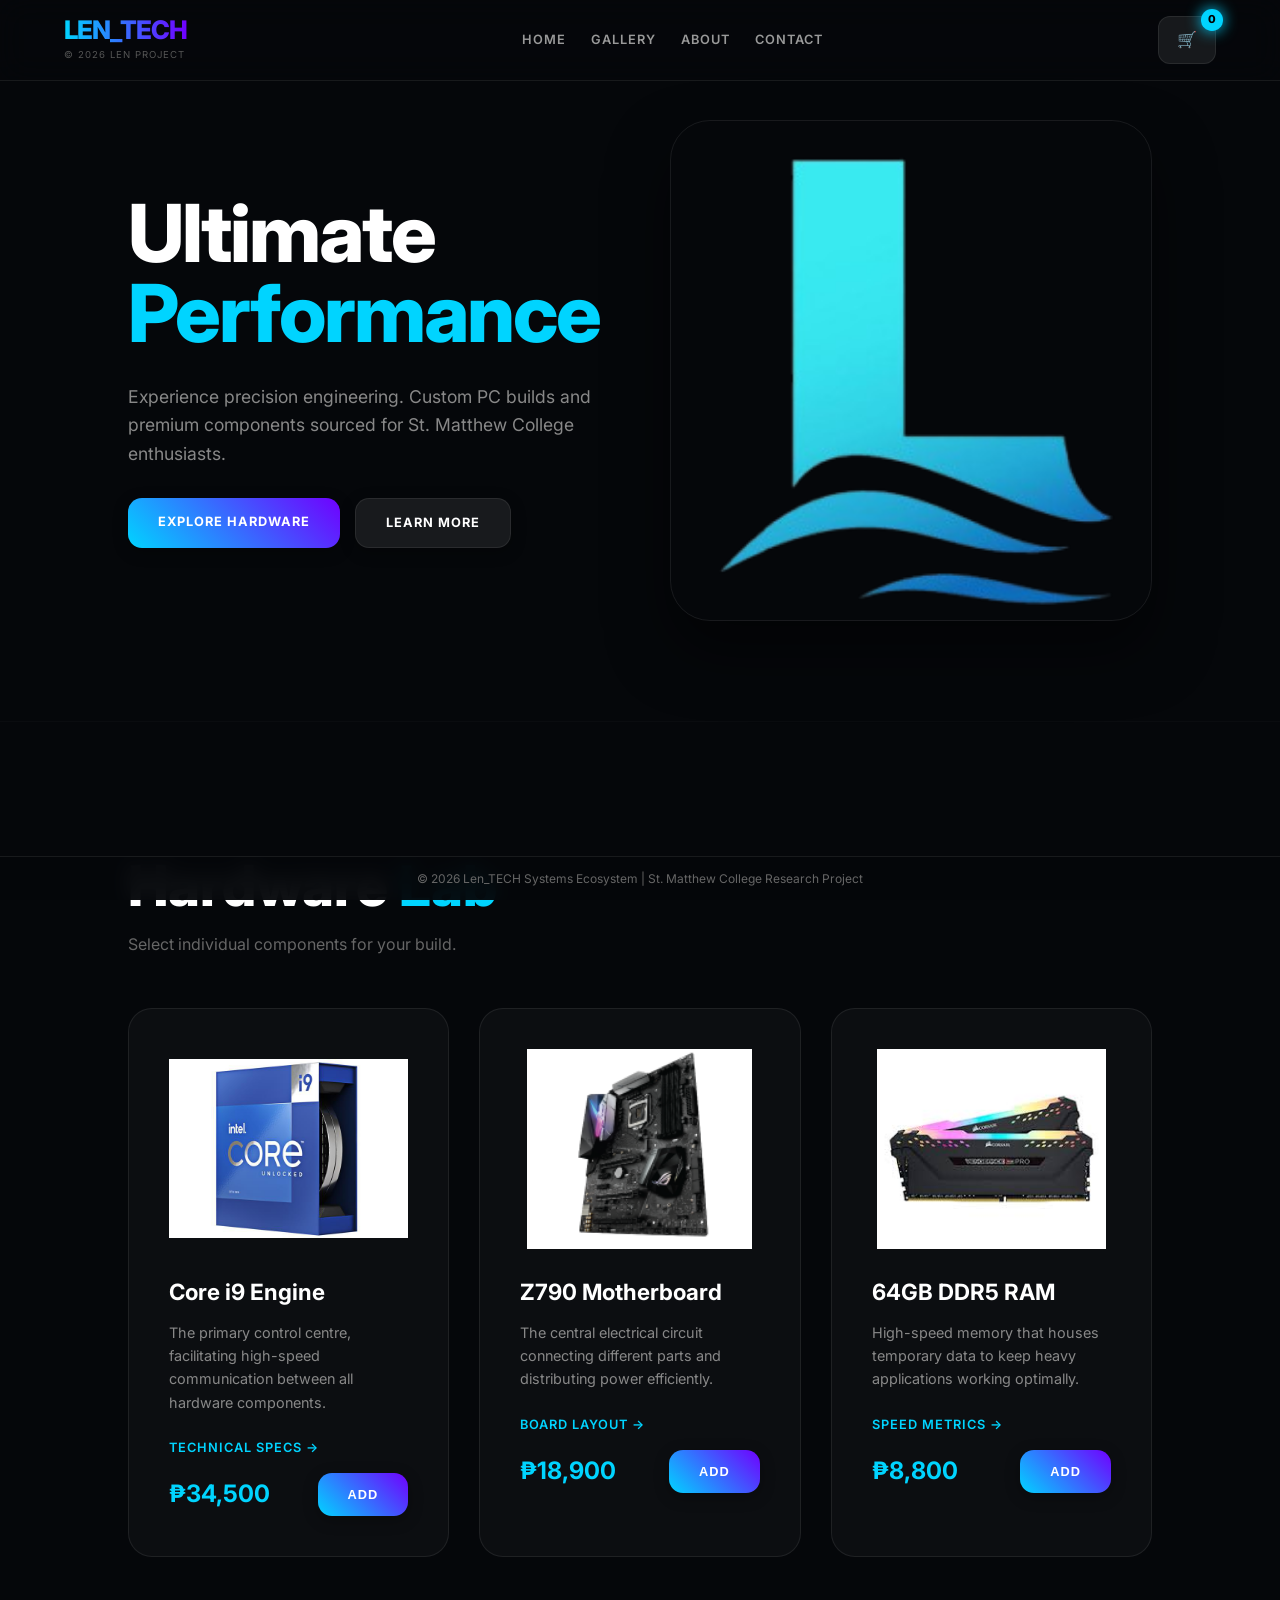
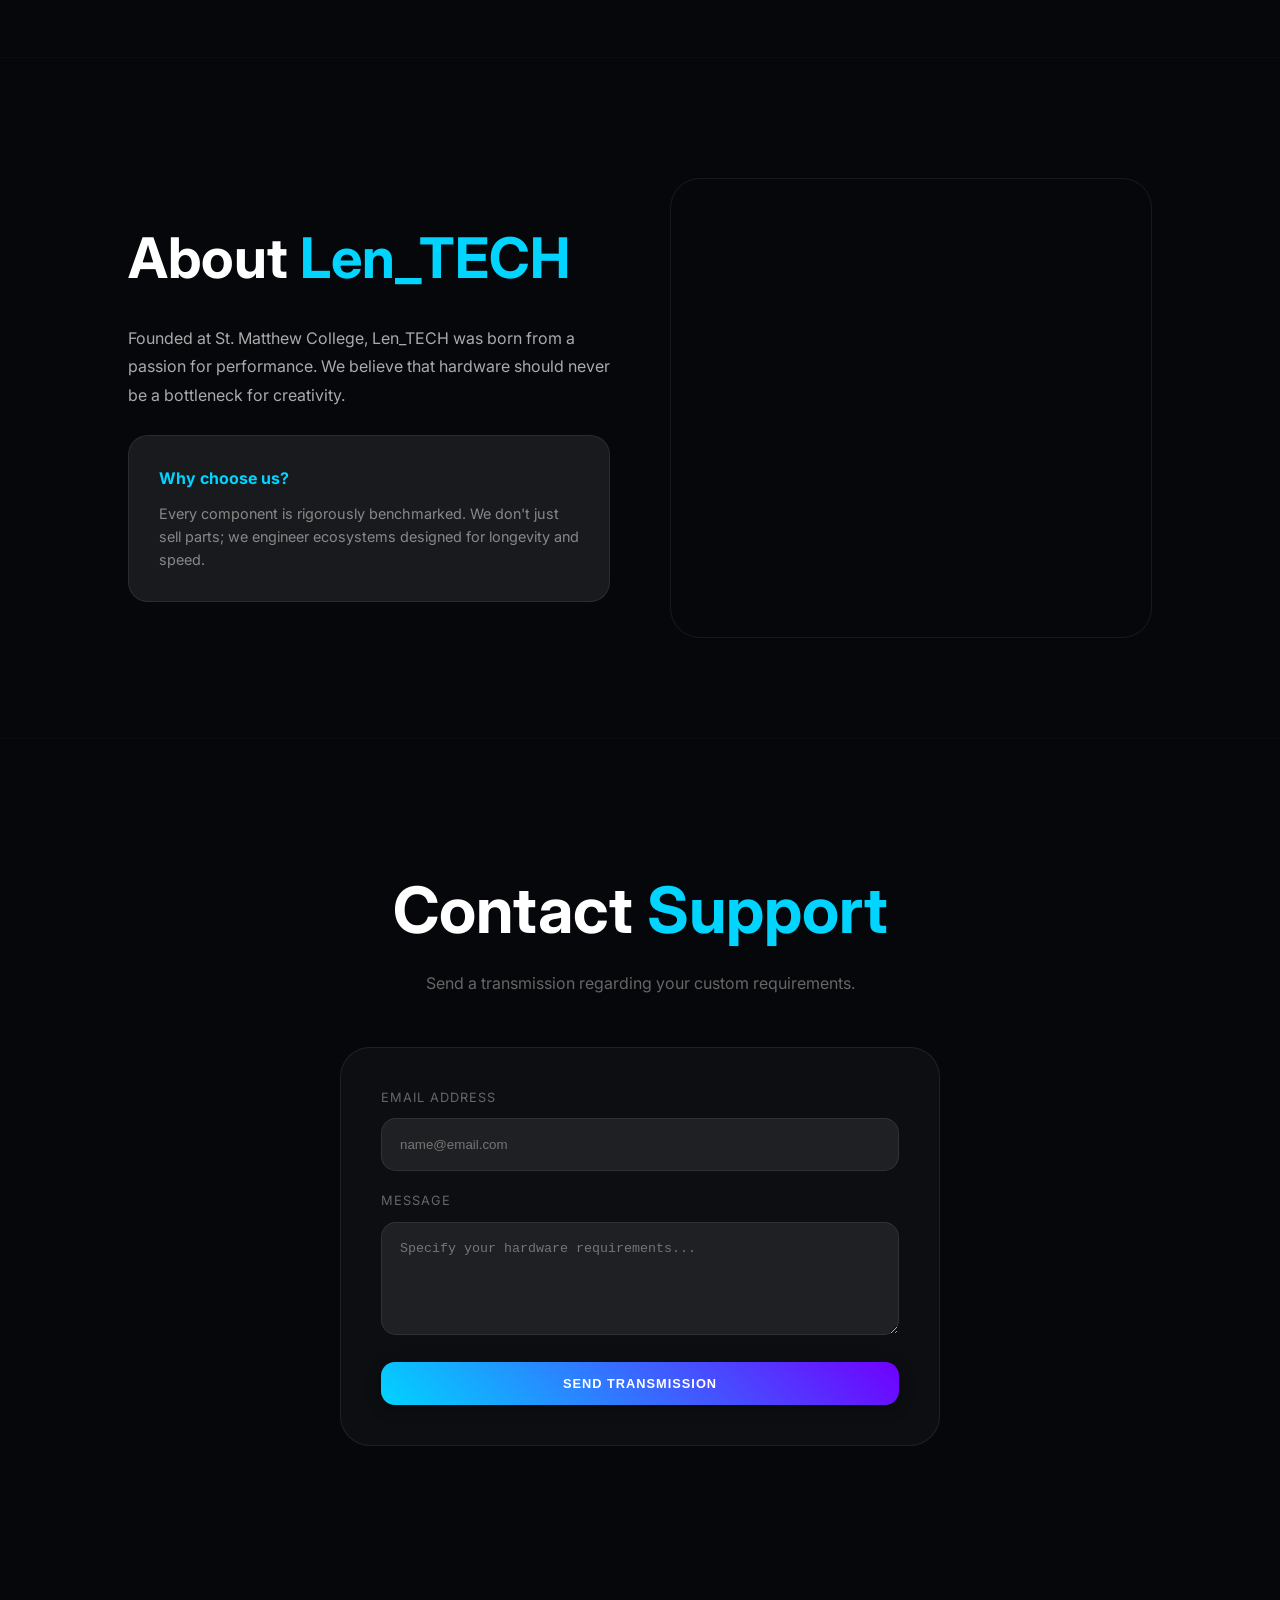
<file: index.html>
<!DOCTYPE html>
<html lang="en">
<head>
    <meta charset="UTF-8">
    <meta name="viewport" content="width=device-width, initial-scale=1.0">
    <title>Len_TECH | Professional Ecosystem</title>
    <link href="https://fonts.googleapis.com/css2?family=Inter:wght@300;400;600;800&display=swap" rel="stylesheet">
    <link rel="stylesheet" href="style.css">
</head>
<body>

    <div class="overlay" id="overlay" onclick="closeCart()"></div>

    <nav>
        <div class="logo-area">
            <div class="logo" onclick="window.scrollTo(0,0)">LEN_TECH</div>
            <div class="nav-copyright">© 2026 LEN Project</div>
        </div>
        <div class="nav-links">
            <a href="#home">Home</a>
            <a href="#gallery">Gallery</a>
            <a href="#about">About</a>
            <a href="#contact">Contact</a>
        </div>
        <div class="cart-trigger" onclick="openCart()">
            🛒 <span class="cart-count" id="cart-count">0</span>
        </div>
    </nav>

    <div class="sticky-footer">
        © 2026 Len_TECH Systems Ecosystem | St. Matthew College Research Project
    </div>

    <div id="cart-panel">
        <span class="close-cart" onclick="closeCart()">×</span>
        <h2 style="margin-bottom: 10px; font-size: 2rem;">Setup Tray</h2>
        <p style="color: #555; margin-bottom: 30px; font-size: 0.9rem;">Your selected high-performance parts.</p>
        <div id="cart-list" style="margin-bottom: 30px; height: 55vh; overflow-y: auto; padding-right: 10px;">
            <p style="color:#444; text-align: center; margin-top: 40px;">Tray is empty.</p>
        </div>
        <div style="border-top: 2px solid var(--glass); padding-top: 25px;">
            <div style="display: flex; justify-content: space-between; align-items: center; margin-bottom: 25px;">
                <span style="color: #888;">Total Investment</span>
                <h2 id="cart-total" style="color: var(--primary); font-weight: 800;">₱0</h2>
            </div>
            <button class="btn" style="width: 100%;" onclick="alert('Order Sent to Processing!')">Initialize Checkout</button>
        </div>
    </div>

    <section id="home">
        <div style="display: flex; align-items: center; justify-content: space-between; gap: 60px; flex-wrap: wrap;">
            <div style="flex: 1; min-width: 300px;">
                <h1 style="font-size: 5rem; font-weight: 800; line-height: 1; letter-spacing: -2px;">Ultimate <br><span style="color: var(--primary);">Performance</span></h1>
                <p style="color: #888; margin: 30px 0; font-size: 1.1rem; max-width: 500px;">Experience precision engineering. Custom PC builds and premium components sourced for St. Matthew College enthusiasts.</p>
                <div style="display: flex; gap: 15px;">
                    <a href="#gallery" class="btn" style="text-decoration:none; display:inline-block;">Explore Hardware</a>
                    <a href="#about" class="btn" style="background: var(--glass); border: 1px solid var(--glass); text-decoration:none; display:inline-block;">Learn More</a>
                </div>
            </div>
            <div style="flex: 1; display: flex; justify-content: center;">
                <img src="mainlogo.png" style="max-width: 500px; width: 100%; border-radius: 40px; border: 1px solid var(--glass); box-shadow: 0 30px 60px rgba(0,0,0,0.5);">
            </div>
        </div>
    </section>

    <section id="gallery">
        <h1 style="font-size: 3.5rem; font-weight: 800;">Hardware <span style="color: var(--primary);">Lab</span></h1>
        <p style="color: #666;">Select individual components for your build.</p>

        <div class="grid">
            <div class="card">
                <img src="core9.jpg" alt="CPU">
                <div class="card-content">
                    <h3>Core i9 Engine</h3>
                    <p>The primary control centre, facilitating high-speed communication between all hardware components.</p>
                    <a href="https://www.intel.com/content/www/us/en/products/sku/236773/intel-core-i9-processor-14900k-36m-cache-up-to-6-00-ghz/specifications.html" target="_blank" class="more-info-link">Technical Specs →</a>
                    <div style="display: flex; justify-content: space-between; align-items: center; margin-top: auto;">
                        <h2 style="color: var(--primary);">₱34,500</h2>
                        <button class="btn" onclick="addToCart('CPU Core i9', 34500)">Add</button>
                    </div>
                </div>
            </div>
            <div class="card">
                <img src="mb.png" alt="Motherboard">
                <div class="card-content">
                    <h3>Z790 Motherboard</h3>
                    <p>The central electrical circuit connecting different parts and distributing power efficiently.</p>
                    <a href="https://rog.asus.com/motherboards/rog-maximus/rog-maximus-z790-hero-model/spec/" target="_blank" class="more-info-link">Board Layout →</a>
                    <div style="display: flex; justify-content: space-between; align-items: center; margin-top: auto;">
                        <h2 style="color: var(--primary);">₱18,900</h2>
                        <button class="btn" onclick="addToCart('Pro Motherboard', 18900)">Add</button>
                    </div>
                </div>
            </div>
            <div class="card">
                <img src="ram.jpg" alt="RAM">
                <div class="card-content">
                    <h3>64GB DDR5 RAM</h3>
                    <p>High-speed memory that houses temporary data to keep heavy applications working optimally.</p>
                    <a href="https://www.corsair.com/us/en/p/memory/cmt64gx5m2b6400c32/dominator-platinum-rgb-64gb-2x32gb-ddr5-dram-6400mt-s-cl32-memory-kit-black-cmt64gx5m2b6400c32#tab-techspecs" target="_blank" class="more-info-link">Speed Metrics →</a>
                    <div style="display: flex; justify-content: space-between; align-items: center; margin-top: auto;">
                        <h2 style="color: var(--primary);">₱8,800</h2>
                        <button class="btn" onclick="addToCart('32GB RAM', 8800)">Add</button>
                    </div>
                </div>
            </div>
        </div>
    </section>

    <section id="about">
        <div style="display: grid; grid-template-columns: 1fr 1fr; gap: 60px; align-items: center; flex-wrap: wrap;">
            <div>
                <h1 style="font-size: 3.5rem; margin-bottom: 20px;">About <span style="color: var(--primary);">Len_TECH</span></h1>
                <p style="line-height: 1.8; color: #aaa; margin-bottom: 25px;">Founded at St. Matthew College, Len_TECH was born from a passion for performance. We believe that hardware should never be a bottleneck for creativity.</p>
                <div style="background: var(--glass); padding: 30px; border-radius: 20px; border: 1px solid var(--glass);">
                    <h4 style="color: var(--primary); margin-bottom: 10px;">Why choose us?</h4>
                    <p style="font-size: 0.9rem; color: #888;">Every component is rigorously benchmarked. We don't just sell parts; we engineer ecosystems designed for longevity and speed.</p>
                </div>
            </div>
            <div style="border-radius: 30px; overflow: hidden; border: 1px solid var(--glass);">
                <iframe src="https://www.google.com/maps/embed?pb=!1m18!1m12!1m3!1d3859.32432168925!2d121.1192735!3d14.694297!2m3!1f0!2f0!3f0!3m2!1i1024!2i768!4f13.1!3m3!1m2!1s0x3397bbb627d377bb%3A0xc3f8329b19e9f90f!2sSt.%20Matthew%20College!5e0!3m2!1sen!2sph!4v1714567890123!5m2!1sen!2sph" width="100%" height="450" style="border:0; filter: invert(90%) hue-rotate(180deg);"></iframe>
            </div>
        </div>
    </section>

    <section id="contact" style="border-bottom: none;">
        <center>
            <h1 style="font-size: 4rem; margin-bottom: 10px;">Contact <span style="color: var(--primary);">Support</span></h1>
            <p style="color: #666; margin-bottom: 50px;">Send a transmission regarding your custom requirements.</p>
            <div style="max-width: 600px; background: var(--card-bg); padding: 40px; border-radius: 30px; border: 1px solid var(--glass); text-align: left;">
                <div style="margin-bottom: 20px;">
                    <label style="font-size: 0.8rem; color: #666; text-transform: uppercase; letter-spacing: 1px; display: block; margin-bottom: 10px;">Email Address</label>
                    <input type="text" placeholder="name@email.com" style="width:100%; padding:18px; background:var(--glass); border:1px solid var(--glass); color:white; border-radius:15px; outline: none;">
                </div>
                <div style="margin-bottom: 20px;">
                    <label style="font-size: 0.8rem; color: #666; text-transform: uppercase; letter-spacing: 1px; display: block; margin-bottom: 10px;">Message</label>
                    <textarea rows="5" placeholder="Specify your hardware requirements..." style="width:100%; padding:18px; background:var(--glass); border:1px solid var(--glass); color:white; border-radius:15px; outline: none;"></textarea>
                </div>
                <button class="btn" style="width: 100%;">Send Transmission</button>
            </div>
        </center>
    </section>
    <script src="script.js"></script>

</body>
</html>
</file>
<file: style.css>
:root {
            --primary: #00d4ff;
            --secondary: #7000ff;
            --bg: #05070a;
            --card-bg: rgba(255, 255, 255, 0.03);
            --glass: rgba(255, 255, 255, 0.08);
            --accent-glow: rgba(0, 212, 255, 0.15);
        }

        /* Better scrollbar */
        ::-webkit-scrollbar { width: 8px; }
        ::-webkit-scrollbar-track { background: var(--bg); }
        ::-webkit-scrollbar-thumb { background: var(--glass); border-radius: 10px; }
        ::-webkit-scrollbar-thumb:hover { background: var(--primary); }

        * { box-sizing: border-box; margin: 0; padding: 0; scroll-behavior: smooth; }
        body { 
            background-color: var(--bg); 
            color: white; 
            font-family: 'Inter', sans-serif; 
            overflow-x: hidden; 
            line-height: 1.6;
            padding-bottom: 60px; 
        }

        /* --- NAVIGATION --- */
        nav {
            position: fixed; top: 0; width: 100%; padding: 1rem 5%;
            display: flex; justify-content: space-between; align-items: center;
            background: rgba(5, 7, 10, 0.8); backdrop-filter: blur(15px);
            border-bottom: 1px solid var(--glass); z-index: 2000;
        }
        .logo-area { display: flex; flex-direction: column; }
        .logo { 
            font-weight: 800; font-size: 1.6rem; 
            background: linear-gradient(90deg, var(--primary), var(--secondary)); 
            -webkit-background-clip: text; -webkit-text-fill-color: transparent; 
            cursor: pointer; letter-spacing: -1px; line-height: 1;
        }
        .nav-copyright { font-size: 0.6rem; color: #555; text-transform: uppercase; margin-top: 4px; letter-spacing: 1px; }

        .nav-links { display: flex; gap: 25px; }
        .nav-links a { 
            color: #999; text-decoration: none; font-size: 0.8rem; 
            font-weight: 600; text-transform: uppercase; letter-spacing: 1px; 
            cursor: pointer; transition: 0.3s; 
        }
        .nav-links a:hover { color: var(--primary); text-shadow: 0 0 10px var(--primary); }

        .cart-trigger { 
            background: var(--glass); padding: 10px 18px; border-radius: 12px; 
            cursor: pointer; position: relative; border: 1px solid var(--glass);
            transition: 0.3s;
        }
        .cart-trigger:hover { background: rgba(255,255,255,0.15); border-color: var(--primary); }
        .cart-count { 
            position: absolute; top: -8px; right: -8px; background: var(--primary); 
            color: #000; font-size: 11px; padding: 2px 7px; border-radius: 50%; font-weight: 800;
            box-shadow: 0 0 15px var(--primary);
        }

        /* --- STICKY FOOTER --- */
        .sticky-footer {
            position: fixed; bottom: 0; left: 0; width: 100%;
            background: rgba(5, 7, 10, 0.95); backdrop-filter: blur(10px);
            border-top: 1px solid var(--glass); padding: 12px 5%;
            display: flex; justify-content: center; align-items: center;
            z-index: 2000; font-size: 0.75rem; color: #666;
        }

        /* --- SECTION STYLING --- */
        section { 
            padding: 120px 10% 100px; 
            min-height: auto; 
            border-bottom: 1px solid rgba(255,255,255,0.02);
        }

        /* --- CARDS & GRID --- */
        .grid { display: grid; grid-template-columns: repeat(auto-fit, minmax(300px, 1fr)); gap: 30px; margin-top: 50px; }
        .card { 
            background: var(--card-bg); border: 1px solid var(--glass); padding: 2.5rem; 
            border-radius: 24px; transition: 0.5s cubic-bezier(0.175, 0.885, 0.32, 1.275); 
            display: flex; flex-direction: column; position: relative; overflow: hidden;
        }
        .card::before {
            content: ''; position: absolute; top: 0; left: 0; width: 100%; height: 100%;
            background: radial-gradient(circle at top right, var(--accent-glow), transparent);
            opacity: 0; transition: 0.5s;
            pointer-events: none;
        }
        .card:hover { border-color: var(--primary); transform: translateY(-12px); background: rgba(255,255,255,0.06); box-shadow: 0 20px 40px rgba(0,0,0,0.4); }
        .card:hover::before { opacity: 1; }
        .card img { width: 100%; height: 200px; object-fit: contain; margin-bottom: 25px; transition: 0.5s; z-index: 1; }
        .card:hover img { transform: scale(1.1) rotate(2deg); }
        .card h3 { margin-bottom: 12px; font-size: 1.4rem; z-index: 1; }
        .card p { font-size: 0.9rem; color: #888; margin-bottom: 20px; z-index: 1; }

        .more-info-link {
            display: inline-block; margin-bottom: 15px; color: var(--primary);
            text-decoration: none; font-size: 0.8rem; font-weight: 600;
            text-transform: uppercase; letter-spacing: 1px; z-index: 5; position: relative; transition: 0.3s;
        }
        .more-info-link:hover { color: white; text-shadow: 0 0 10px var(--primary); }

        .btn { 
            background: linear-gradient(45deg, var(--primary), var(--secondary)); color: white; 
            padding: 14px 30px; border-radius: 14px; border: none; font-weight: 700; 
            cursor: pointer; transition: 0.4s; text-transform: uppercase; font-size: 0.8rem;
            letter-spacing: 1px; box-shadow: 0 4px 15px rgba(0,0,0,0.3); position: relative; z-index: 5;
        }
        .btn:hover { box-shadow: 0 0 25px rgba(0,212,255,0.5); transform: translateY(-2px); filter: brightness(1.1); }

        /* --- CART PANEL --- */
        .overlay { position: fixed; top: 0; left: 0; width: 100%; height: 100%; background: rgba(0,0,0,0.8); z-index: 2500; display: none; backdrop-filter: blur(8px); }
        #cart-panel { position: fixed; right: -450px; top: 0; width: 400px; height: 100%; background: #0a0d12; border-left: 1px solid var(--glass); z-index: 3000; padding: 50px 30px; transition: 0.5s cubic-bezier(0.16, 1, 0.3, 1); }
        #cart-panel.open { right: 0; box-shadow: -20px 0 50px rgba(0,0,0,0.5); }
        .close-cart { float: right; cursor: pointer; font-size: 2rem; color: #444; line-height: 1; transition: 0.3s; }
        .close-cart:hover { color: #ff4444; }
        .cart-item { display: flex; justify-content: space-between; align-items: center; margin-bottom: 20px; background: var(--glass); padding: 15px; border-radius: 12px; }
</file>
